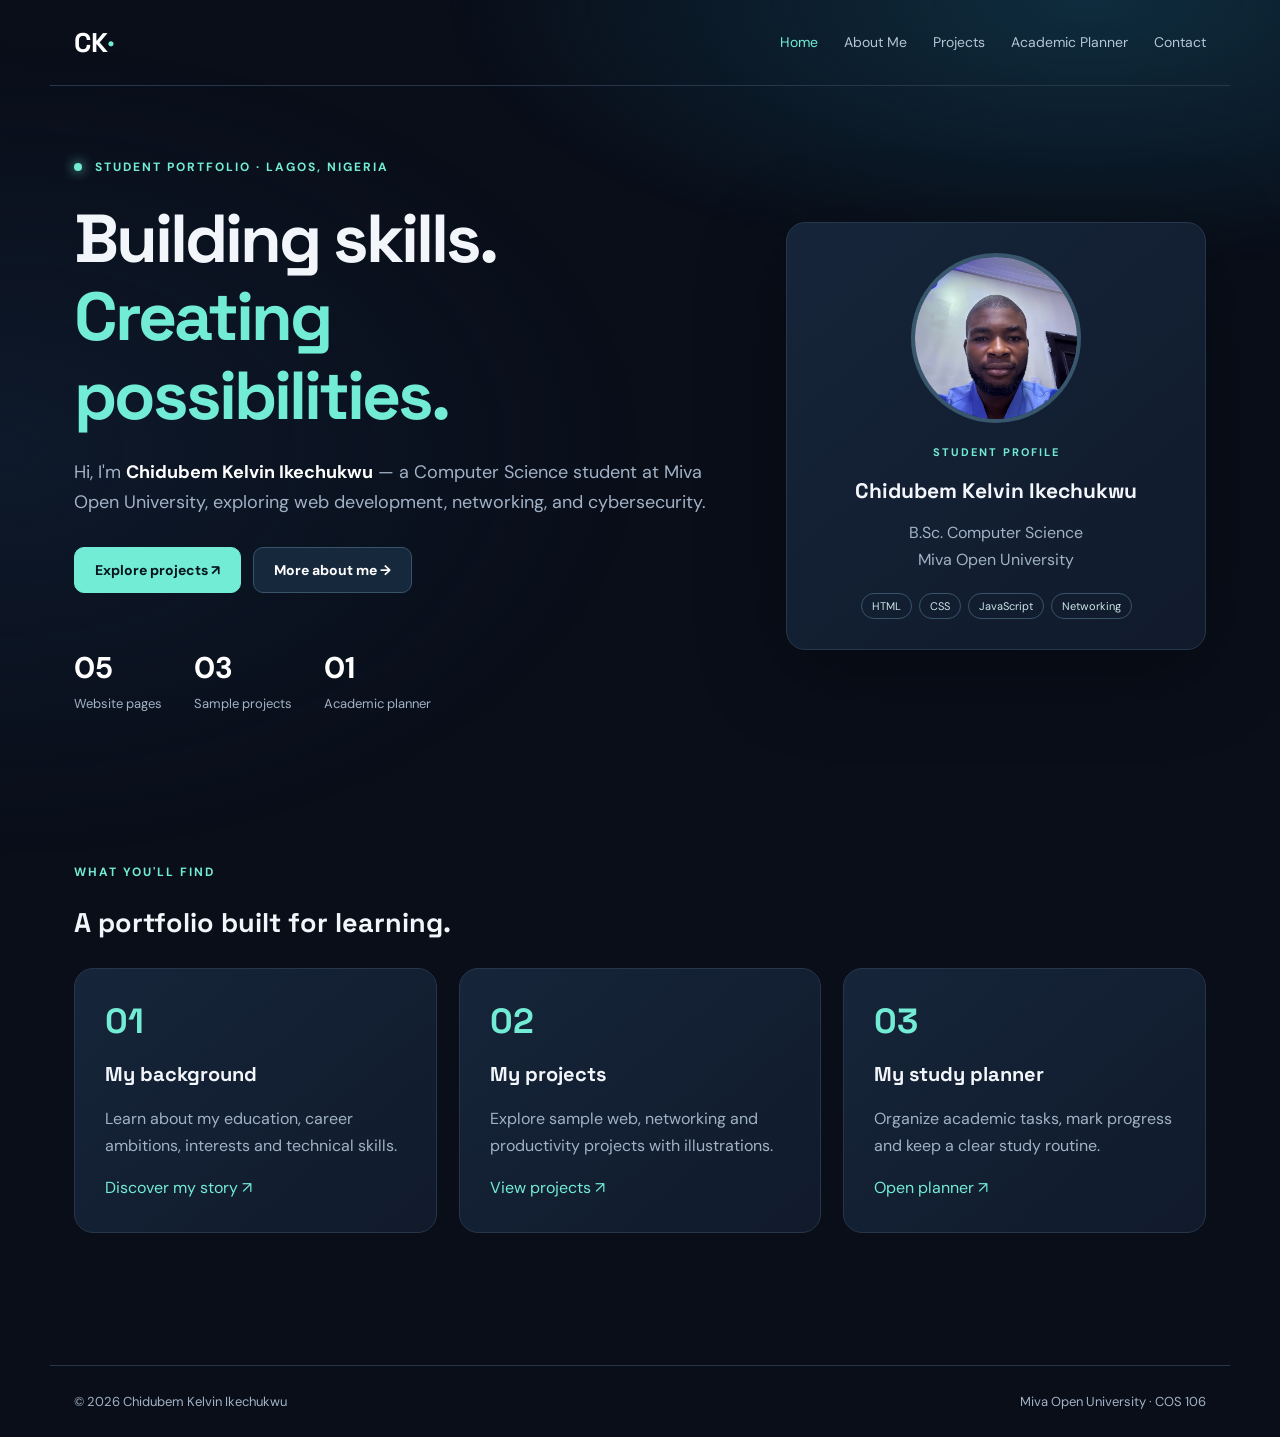
<file: index.html>
<!doctype html><html lang="en"><head><meta charset="utf-8"><meta name="viewport" content="width=device-width,initial-scale=1"><meta name="description" content="Chidubem Kelvin Ikechukwu student portfolio and academic planner"><title>Home | Chidubem Kelvin</title><link rel="stylesheet" href="styles.css" defer></head><body><div class="glow"></div><header class="site-header"><a class="logo" href="index.html">CK<span>·</span></a><button class="menu-toggle" aria-label="Toggle navigation" aria-expanded="false">☰</button><nav class="nav" aria-label="Main navigation"><a href="index.html" class="active">Home</a><a href="about.html" class="">About Me</a><a href="projects.html" class="">Projects</a><a href="planner.html" class="">Academic Planner</a><a href="contact.html" class="">Contact</a></nav></header><main><section class="hero section"><div><div class="eyebrow"><span class="dot"></span> STUDENT PORTFOLIO · LAGOS, NIGERIA</div><h1>Building skills.<br><em>Creating possibilities.</em></h1><p class="lead">Hi, I'm <strong>Chidubem Kelvin Ikechukwu</strong> — a Computer Science student at Miva Open University, exploring web development, networking, and cybersecurity.</p><div class="actions"><a class="btn primary" href="projects.html">Explore projects ↗</a><a class="btn" href="about.html">More about me →</a></div><div class="mini-stats"><div><strong>05</strong><small>Website pages</small></div><div><strong>03</strong><small>Sample projects</small></div><div><strong>01</strong><small>Academic planner</small></div></div></div><aside class="profile-card"><div class="photo-frame"><img src="assets/profile.jpg" alt="Portrait of Chidubem Kelvin Ikechukwu" onerror="this.style.display='none';this.nextElementSibling.style.display='grid'"><div class="photo-fallback" style="display:none">CK</div></div><div class="card-label">STUDENT PROFILE</div><h2>Chidubem Kelvin Ikechukwu</h2><p>B.Sc. Computer Science<br>Miva Open University</p><div class="chips"><span>HTML</span><span>CSS</span><span>JavaScript</span><span>Networking</span></div></aside></section><section class="section"><div class="section-heading"><span class="eyebrow">WHAT YOU'LL FIND</span><h2>A portfolio built for learning.</h2></div><div class="grid three"><article class="card"><div class="icon">01</div><h3>My background</h3><p>Learn about my education, career ambitions, interests and technical skills.</p><a href="about.html">Discover my story ↗</a></article><article class="card"><div class="icon">02</div><h3>My projects</h3><p>Explore sample web, networking and productivity projects with illustrations.</p><a href="projects.html">View projects ↗</a></article><article class="card"><div class="icon">03</div><h3>My study planner</h3><p>Organize academic tasks, mark progress and keep a clear study routine.</p><a href="planner.html">Open planner ↗</a></article></div></section></main><footer><span>© <span id="year"></span> Chidubem Kelvin Ikechukwu</span><span>Miva Open University · COS 106</span></footer><script src="script.js" defer></script></body></html>
</file>
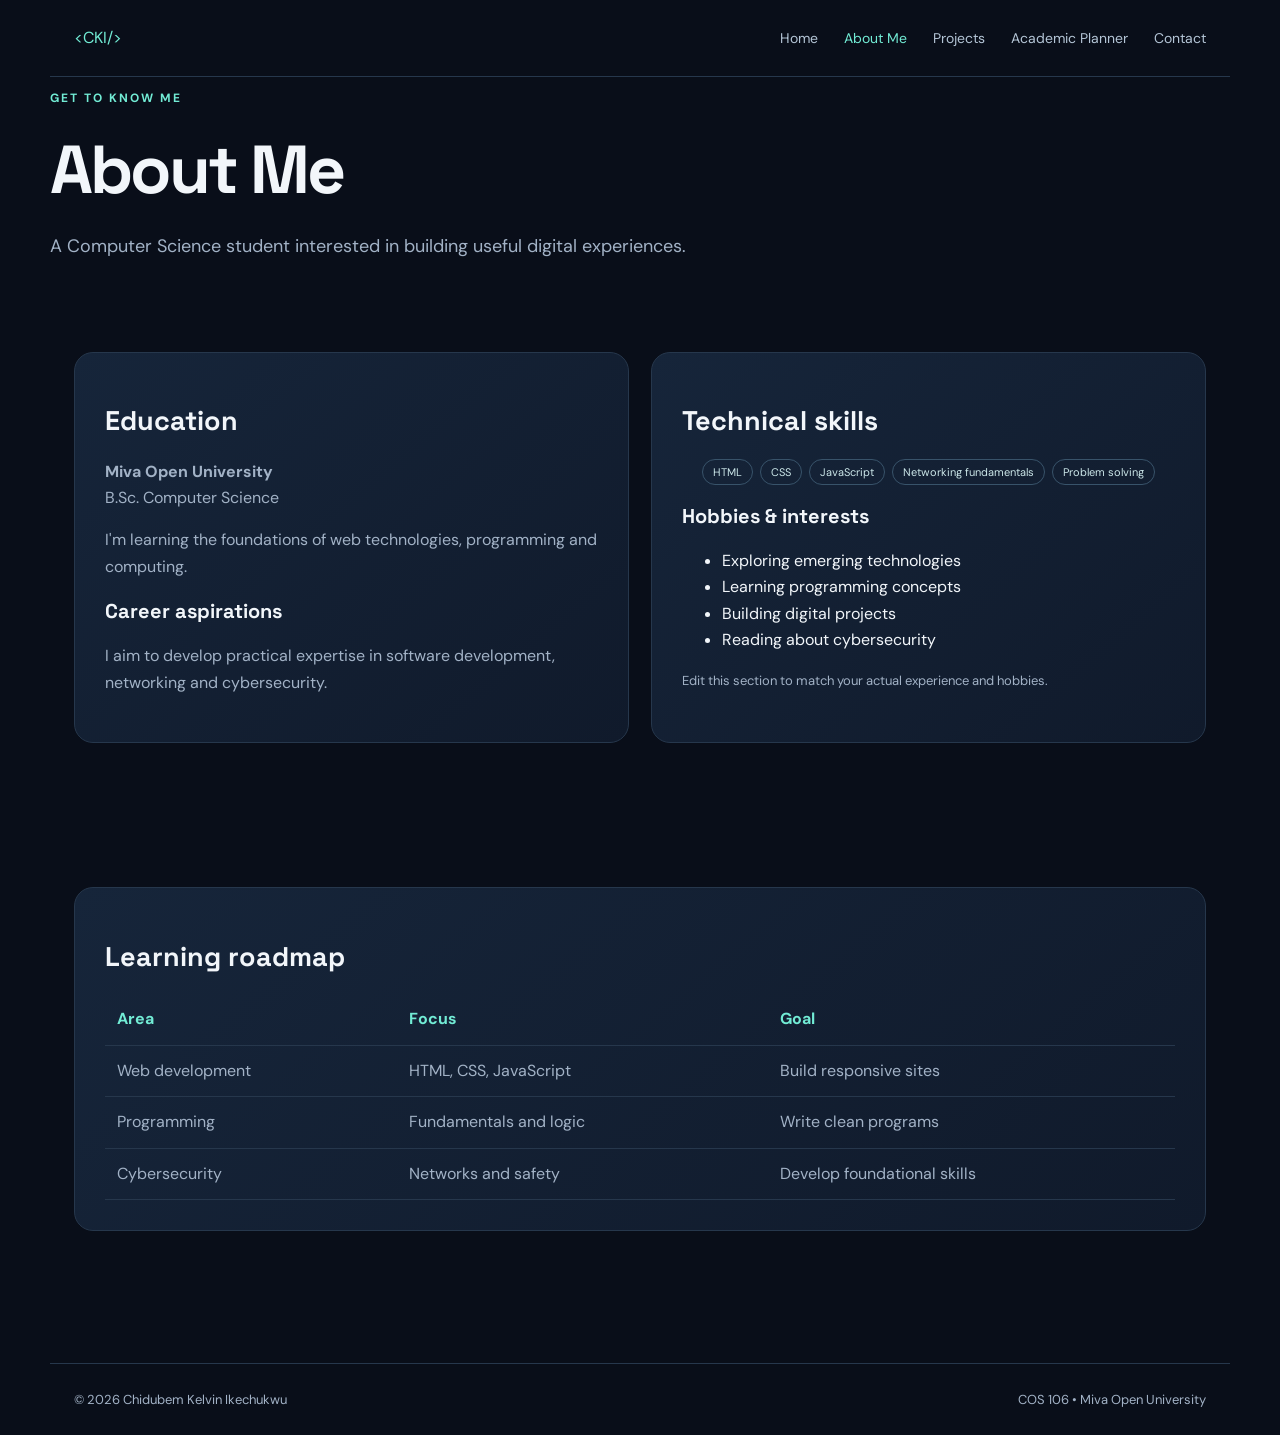
<file: about.html>
<!DOCTYPE html><html lang="en"><head><meta charset="UTF-8"><meta name="viewport" content="width=device-width,initial-scale=1"><meta name="description" content="Chidubem Kelvin Ikechukwu student portfolio"><title>About Me | Kelvin's Digital Portfolio</title><link rel="stylesheet" href="styles.css"></head><body><header class="site-header"><a class="brand" href="index.html">&lt;CKI<span>/</span>&gt;</a><button class="menu-toggle" aria-label="Toggle navigation" aria-expanded="false">☰</button><nav class="nav" aria-label="Main navigation"><a href="index.html" class="">Home</a><a href="about.html" class="active">About Me</a><a href="projects.html" class="">Projects</a><a href="planner.html" class="">Academic Planner</a><a href="contact.html" class="">Contact</a></nav></header><main><section class="page-top"><p class="eyebrow">GET TO KNOW ME</p><h1>About <span class="gradient">Me</span></h1><p class="lead">A Computer Science student interested in building useful digital experiences.</p></section><section class="section grid two"><article class="card"><h2>Education</h2><p><strong>Miva Open University</strong><br>B.Sc. Computer Science</p><p>I'm learning the foundations of web technologies, programming and computing.</p><h3>Career aspirations</h3><p>I aim to develop practical expertise in software development, networking and cybersecurity.</p></article><article class="card"><h2>Technical skills</h2><div class="chips"><span>HTML</span><span>CSS</span><span>JavaScript</span><span>Networking fundamentals</span><span>Problem solving</span></div><h3>Hobbies & interests</h3><ul><li>Exploring emerging technologies</li><li>Learning programming concepts</li><li>Building digital projects</li><li>Reading about cybersecurity</li></ul><p class="muted">Edit this section to match your actual experience and hobbies.</p></article></section><section class="section"><div class="card"><h2>Learning roadmap</h2><table><thead><tr><th>Area</th><th>Focus</th><th>Goal</th></tr></thead><tbody><tr><td>Web development</td><td>HTML, CSS, JavaScript</td><td>Build responsive sites</td></tr><tr><td>Programming</td><td>Fundamentals and logic</td><td>Write clean programs</td></tr><tr><td>Cybersecurity</td><td>Networks and safety</td><td>Develop foundational skills</td></tr></tbody></table></div></section></main><footer><span>© <span id="year"></span> Chidubem Kelvin Ikechukwu</span><span>COS 106 • Miva Open University</span></footer><script src="script.js"></script></body></html>
</file>
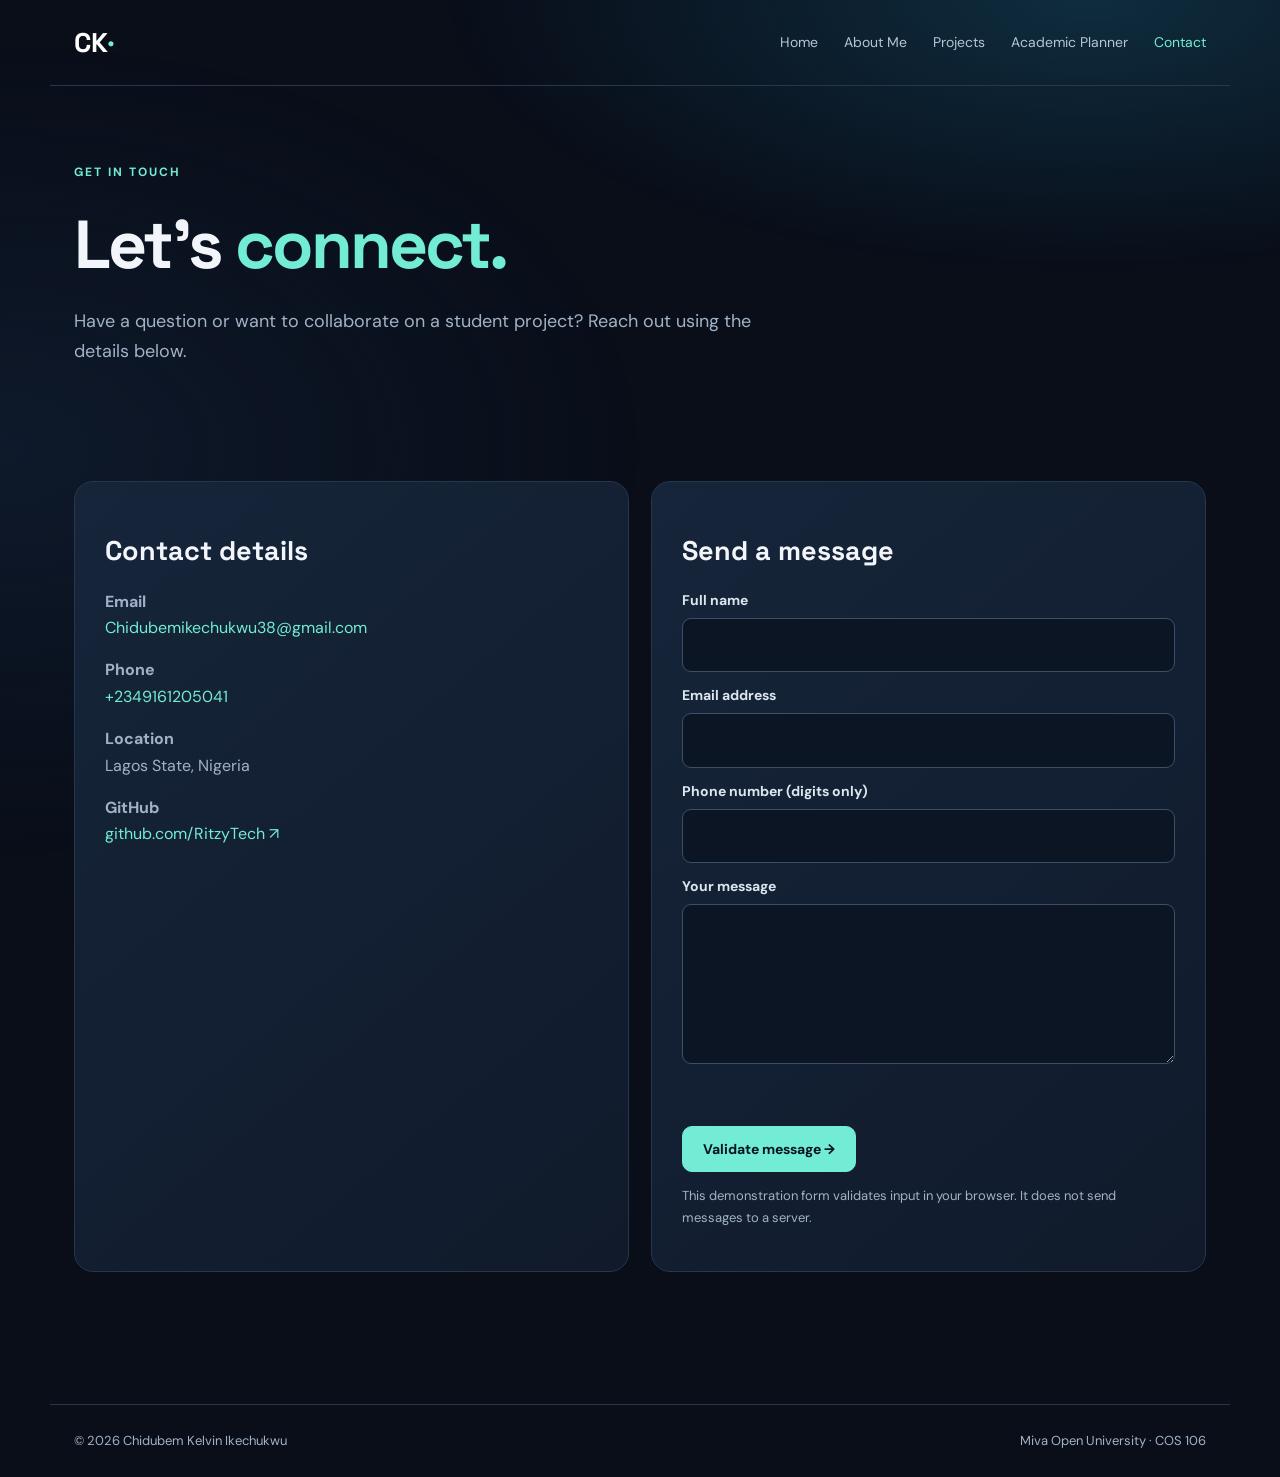
<file: contact.html>
<!doctype html><html lang="en"><head><meta charset="utf-8"><meta name="viewport" content="width=device-width,initial-scale=1"><meta name="description" content="Chidubem Kelvin Ikechukwu student portfolio and academic planner"><title>Contact | Chidubem Kelvin</title><link rel="stylesheet" href="styles.css" defer></head><body><div class="glow"></div><header class="site-header"><a class="logo" href="index.html">CK<span>·</span></a><button class="menu-toggle" aria-label="Toggle navigation" aria-expanded="false">☰</button><nav class="nav" aria-label="Main navigation"><a href="index.html" class="">Home</a><a href="about.html" class="">About Me</a><a href="projects.html" class="">Projects</a><a href="planner.html" class="">Academic Planner</a><a href="contact.html" class="active">Contact</a></nav></header><main><section class="section page-intro"><span class="eyebrow">GET IN TOUCH</span><h1>Let's <em>connect.</em></h1><p class="lead">Have a question or want to collaborate on a student project? Reach out using the details below.</p></section><section class="section grid two"><aside class="card"><h2>Contact details</h2><p><strong>Email</strong><br><a href="mailto:Chidubemikechukwu38@gmail.com">Chidubemikechukwu38@gmail.com</a></p><p><strong>Phone</strong><br><a href="tel:+2349161205041">+2349161205041</a></p><p><strong>Location</strong><br>Lagos State, Nigeria</p><p><strong>GitHub</strong><br><a href="https://github.com/RitzyTech" target="_blank" rel="noopener noreferrer">github.com/RitzyTech ↗</a></p></aside><div class="card"><h2>Send a message</h2><form id="contact-form" novalidate><label for="name">Full name</label><input id="name" name="name" autocomplete="name" required><label for="email">Email address</label><input id="email" name="email" type="email" autocomplete="email" required><label for="phone">Phone number (digits only)</label><input id="phone" name="phone" type="tel" inputmode="numeric" required><label for="message">Your message</label><textarea id="message" name="message" rows="5" required></textarea><p class="form-feedback" id="contact-feedback" role="status"></p><button class="btn primary" type="submit">Validate message →</button><p class="muted">This demonstration form validates input in your browser. It does not send messages to a server.</p></form></div></section></main><footer><span>© <span id="year"></span> Chidubem Kelvin Ikechukwu</span><span>Miva Open University · COS 106</span></footer><script src="script.js" defer></script></body></html>
</file>
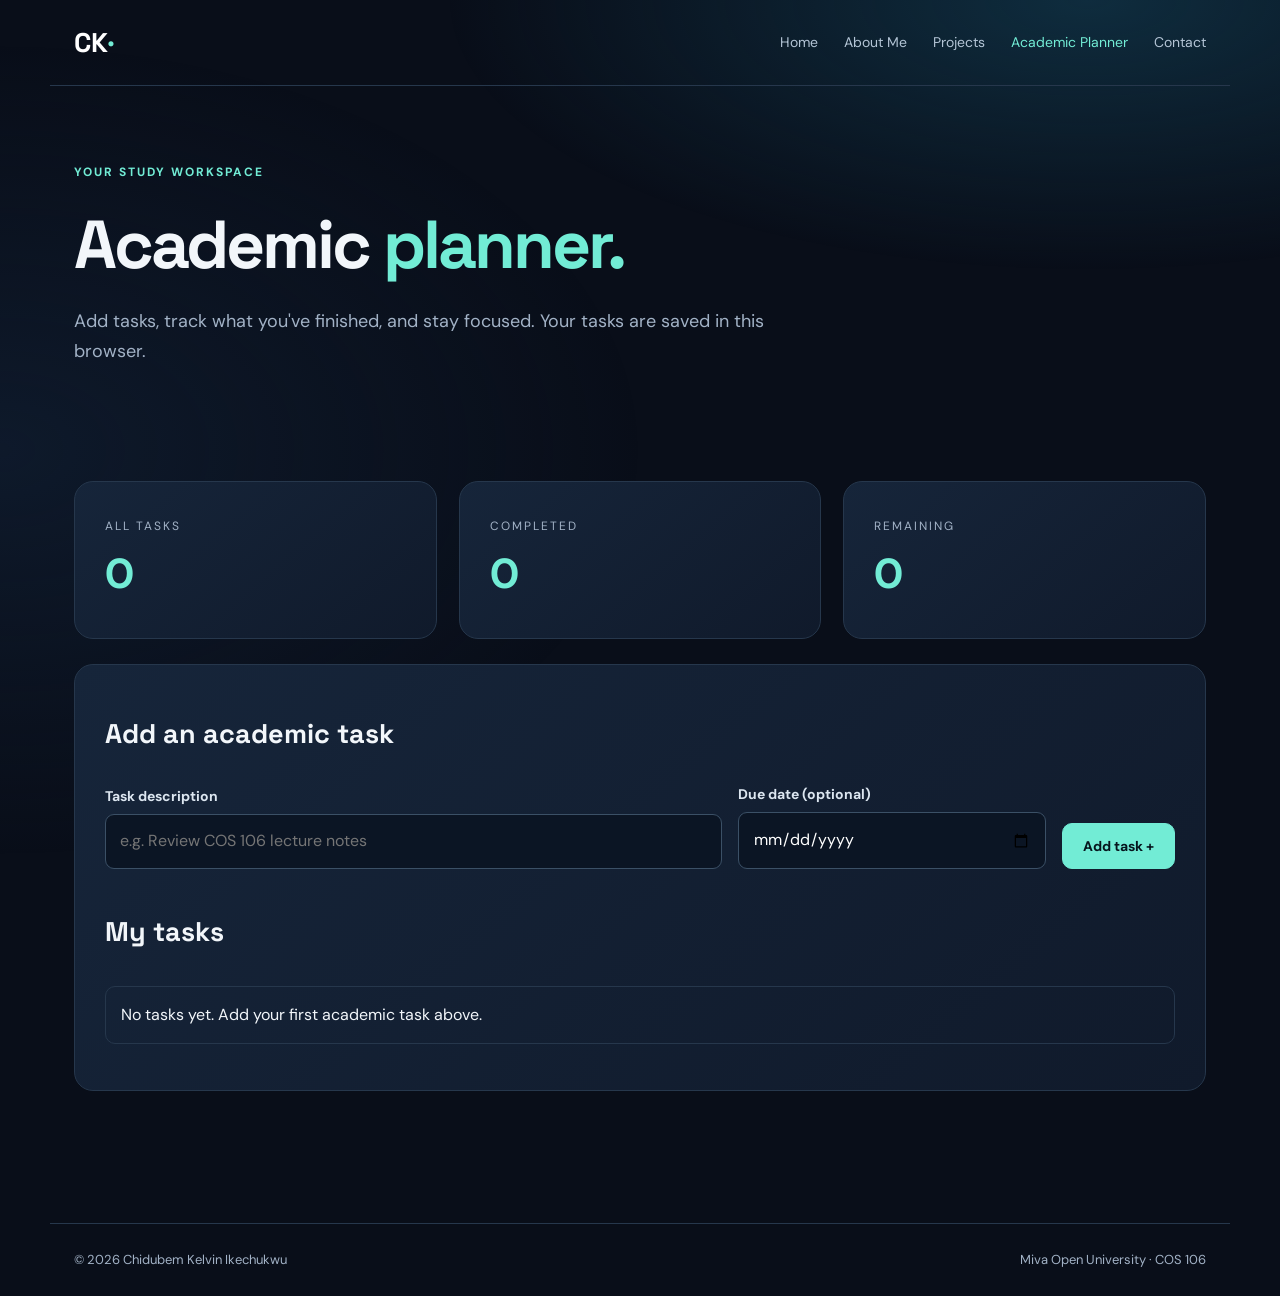
<file: planner.html>
<!doctype html><html lang="en"><head><meta charset="utf-8"><meta name="viewport" content="width=device-width,initial-scale=1"><meta name="description" content="Chidubem Kelvin Ikechukwu student portfolio and academic planner"><title>Academic Planner | Chidubem Kelvin</title><link rel="stylesheet" href="styles.css" defer></head><body><div class="glow"></div><header class="site-header"><a class="logo" href="index.html">CK<span>·</span></a><button class="menu-toggle" aria-label="Toggle navigation" aria-expanded="false">☰</button><nav class="nav" aria-label="Main navigation"><a href="index.html" class="">Home</a><a href="about.html" class="">About Me</a><a href="projects.html" class="">Projects</a><a href="planner.html" class="active">Academic Planner</a><a href="contact.html" class="">Contact</a></nav></header><main><section class="section page-intro"><span class="eyebrow">YOUR STUDY WORKSPACE</span><h1>Academic <em>planner.</em></h1><p class="lead">Add tasks, track what you've finished, and stay focused. Your tasks are saved in this browser.</p></section><section class="section"><div class="grid three stats"><article class="card"><span>ALL TASKS</span><strong id="total-count">0</strong></article><article class="card"><span>COMPLETED</span><strong id="done-count">0</strong></article><article class="card"><span>REMAINING</span><strong id="pending-count">0</strong></article></div><div class="card planner-panel"><h2>Add an academic task</h2><form id="task-form" class="task-form"><div><label for="task-input">Task description</label><input id="task-input" maxlength="140" placeholder="e.g. Review COS 106 lecture notes" required></div><div><label for="task-date">Due date (optional)</label><input id="task-date" type="date"></div><button class="btn primary" type="submit">Add task +</button></form><div class="task-toolbar"><h2>My tasks</h2><span id="task-feedback" role="status"></span></div><ul id="task-list" class="task-list"></ul></div></section></main><footer><span>© <span id="year"></span> Chidubem Kelvin Ikechukwu</span><span>Miva Open University · COS 106</span></footer><script src="script.js" defer></script></body></html>
</file>
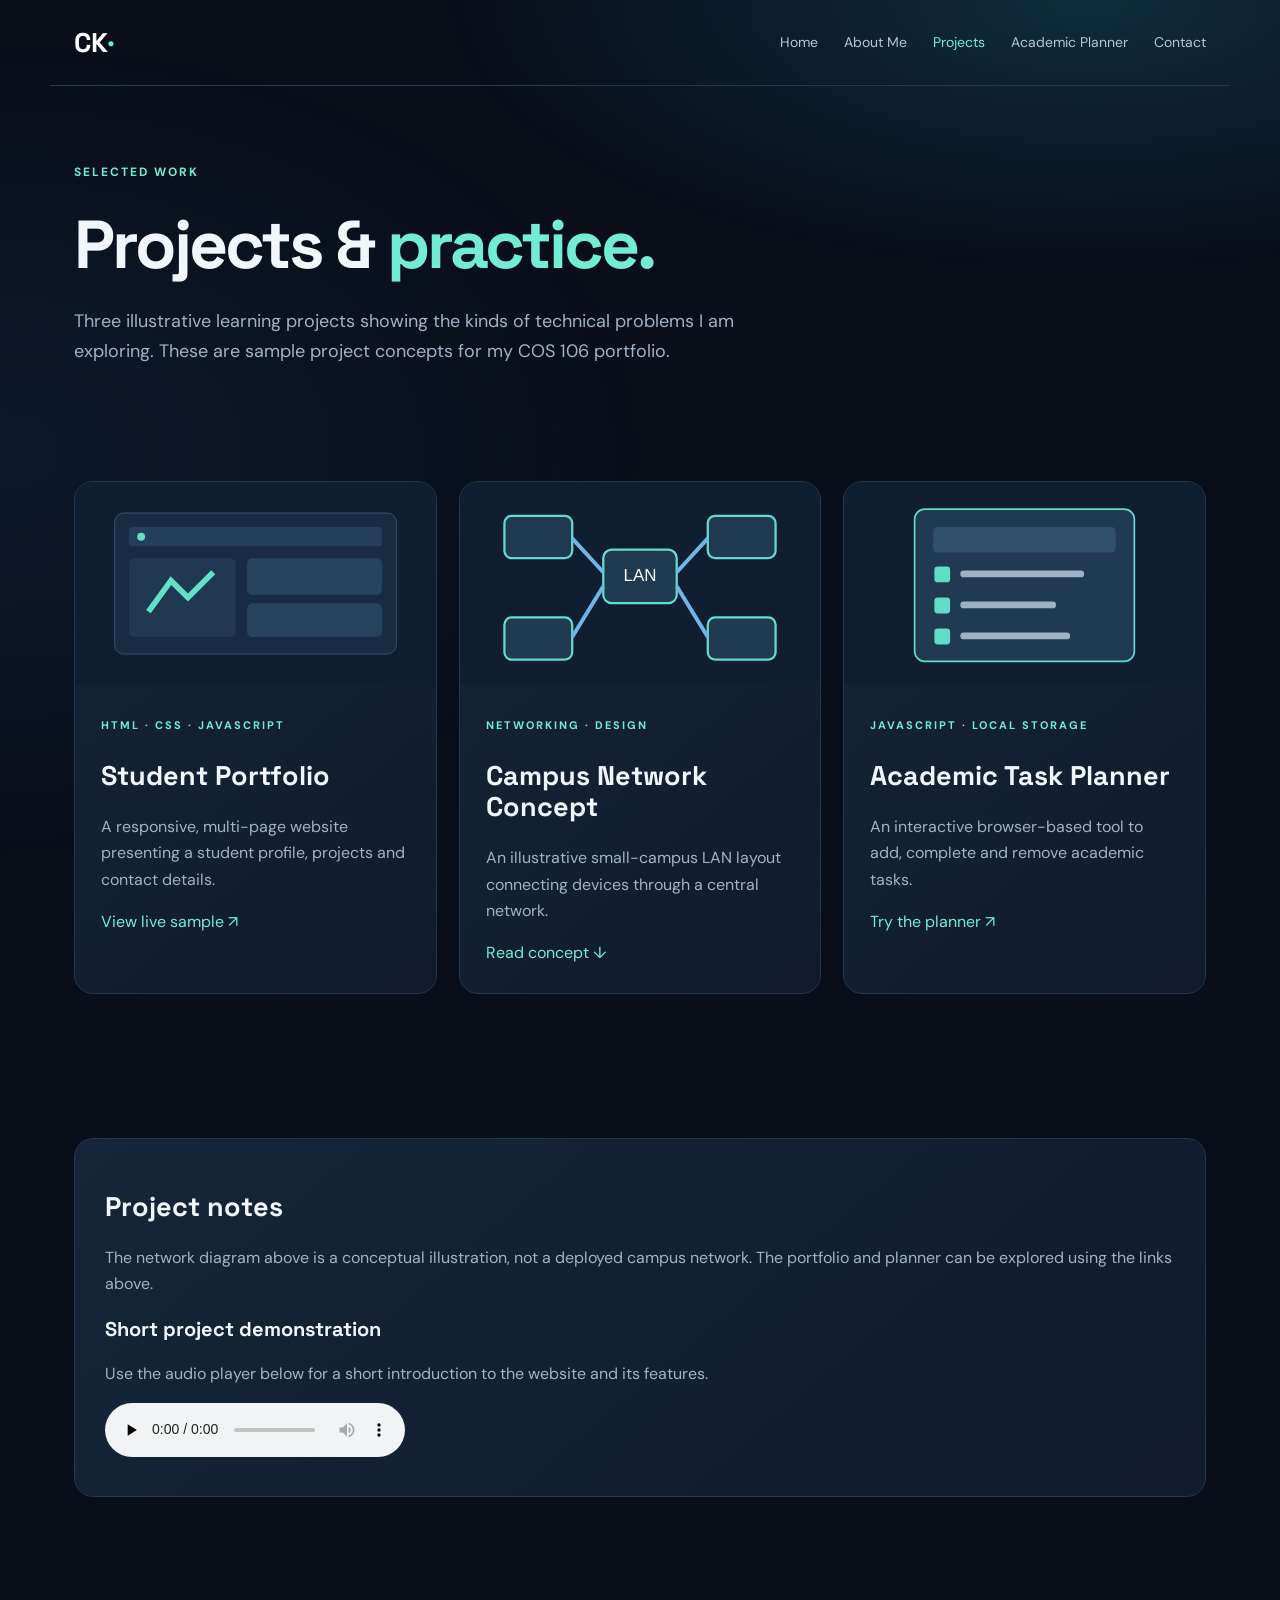
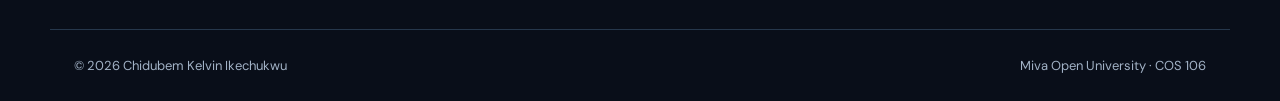
<file: projects.html>
<!doctype html><html lang="en"><head><meta charset="utf-8"><meta name="viewport" content="width=device-width,initial-scale=1"><meta name="description" content="Chidubem Kelvin Ikechukwu student portfolio and academic planner"><title>Projects | Chidubem Kelvin</title><link rel="stylesheet" href="styles.css" defer></head><body><div class="glow"></div><header class="site-header"><a class="logo" href="index.html">CK<span>·</span></a><button class="menu-toggle" aria-label="Toggle navigation" aria-expanded="false">☰</button><nav class="nav" aria-label="Main navigation"><a href="index.html" class="">Home</a><a href="about.html" class="">About Me</a><a href="projects.html" class="active">Projects</a><a href="planner.html" class="">Academic Planner</a><a href="contact.html" class="">Contact</a></nav></header><main><section class="section page-intro"><span class="eyebrow">SELECTED WORK</span><h1>Projects & <em>practice.</em></h1><p class="lead">Three illustrative learning projects showing the kinds of technical problems I am exploring. These are sample project concepts for my COS 106 portfolio.</p></section><section class="section grid three"><article class="card project"><img src="assets/portfolio.svg" alt="Illustration of a responsive website dashboard"><div class="project-content"><span class="tag">HTML · CSS · JAVASCRIPT</span><h2>Student Portfolio</h2><p>A responsive, multi-page website presenting a student profile, projects and contact details.</p><a href="index.html">View live sample ↗</a></div></article><article class="card project"><img src="assets/network.svg" alt="Illustration of a local area network diagram"><div class="project-content"><span class="tag">NETWORKING · DESIGN</span><h2>Campus Network Concept</h2><p>An illustrative small-campus LAN layout connecting devices through a central network.</p><a href="#network-details">Read concept ↓</a></div></article><article class="card project"><img src="assets/planner.svg" alt="Illustration of a checklist interface"><div class="project-content"><span class="tag">JAVASCRIPT · LOCAL STORAGE</span><h2>Academic Task Planner</h2><p>An interactive browser-based tool to add, complete and remove academic tasks.</p><a href="planner.html">Try the planner ↗</a></div></article></section><section class="section"><article class="card" id="network-details"><h2>Project notes</h2><p>The network diagram above is a conceptual illustration, not a deployed campus network. The portfolio and planner can be explored using the links above.</p><h3>Short project demonstration</h3><p>Use the audio player below for a short introduction to the website and its features.</p><audio controls preload="none" aria-label="Website project introduction"><source src="assets/intro.wav" type="audio/wav">Your browser does not support HTML audio.</audio></article></section></main><footer><span>© <span id="year"></span> Chidubem Kelvin Ikechukwu</span><span>Miva Open University · COS 106</span></footer><script src="script.js" defer></script></body></html>
</file>
<file: styles.css>
@import url('https://fonts.googleapis.com/css2?family=DM+Sans:wght@400;500;600;700&family=Space+Grotesk:wght@400;500;600;700&display=swap');:root{--bg:#090e19;--panel:#111b2c;--line:#26374c;--text:#f2f6fa;--muted:#a2b2c6;--accent:#72ecd5;--blue:#7cb5ff}*{box-sizing:border-box}html{scroll-behavior:smooth}body{margin:0;background:var(--bg);color:var(--text);font:16px/1.65 'DM Sans',sans-serif;min-height:100vh}.glow{position:fixed;z-index:-1;inset:0;background:radial-gradient(ellipse 50% 30% at 85% 0%,#123c51aa,transparent),radial-gradient(ellipse 50% 45% at 0% 50%,#13243b88,transparent);pointer-events:none}a{color:var(--accent);text-decoration:none}a:hover{text-decoration:underline}.site-header,footer{max-width:1180px;margin:auto;padding:25px 24px;display:flex;justify-content:space-between;align-items:center;gap:20px}.site-header{border-bottom:1px solid var(--line)}.logo{font:700 27px 'Space Grotesk',sans-serif;color:white}.logo span{color:var(--accent)}.nav{display:flex;gap:26px;align-items:center}.nav a{font-size:14px;color:#b4c5d6}.nav a.active,.nav a:hover{color:var(--accent)}.menu-toggle{display:none;background:none;color:white;border:1px solid var(--line);border-radius:8px;padding:7px 13px;font-size:23px}main{max-width:1180px;margin:auto}.section{padding:72px 24px}.hero{min-height:610px;display:grid;grid-template-columns:1.3fr .85fr;align-items:center;gap:70px}.eyebrow{font-size:12px;font-weight:700;letter-spacing:2px;color:var(--accent)}.dot{display:inline-block;width:8px;height:8px;background:var(--accent);border-radius:50%;margin-right:8px;box-shadow:0 0 12px var(--accent)}h1,h2,h3{font-family:'Space Grotesk',sans-serif;line-height:1.16}h1{font-size:clamp(43px,5.3vw,78px);letter-spacing:-3px;margin:22px 0}h1 em{font-style:normal;color:var(--accent)}h2{font-size:27px}h3{font-size:20px}.lead{font-size:18px;color:var(--muted);max-width:700px}.lead strong{color:white}.actions{display:flex;gap:12px;flex-wrap:wrap;margin-top:30px}.btn{display:inline-flex;align-items:center;justify-content:center;background:#16283c;border:1px solid #38536a;border-radius:10px;color:white;padding:13px 20px;font-weight:700;font:700 14px 'DM Sans',sans-serif;cursor:pointer}.btn:hover{transform:translateY(-2px);text-decoration:none}.btn.primary{background:var(--accent);color:#06151d;border-color:var(--accent)}.mini-stats{display:flex;gap:32px;margin-top:50px}.mini-stats div{display:flex;flex-direction:column}.mini-stats strong{font-size:30px;color:white}.mini-stats small,.muted{color:var(--muted);font-size:13px}.profile-card,.card{background:linear-gradient(140deg,#16253a,#101a2b);border:1px solid var(--line);border-radius:19px;padding:30px}.profile-card{text-align:center;box-shadow:0 20px 90px #0005}.photo-frame{width:170px;height:170px;border-radius:50%;margin:0 auto 20px;overflow:hidden;border:4px solid #38576d;background:#1e4056}.photo-frame img,.photo-fallback{width:100%;height:100%;object-fit:cover}.photo-fallback{place-items:center;font-size:55px;font-weight:700;color:var(--accent)}.card-label,.tag{color:var(--accent);font-size:11px;letter-spacing:2px;font-weight:700}.profile-card h2{font-size:21px}.profile-card p,.card p{color:var(--muted)}.chips{display:flex;justify-content:center;gap:7px;flex-wrap:wrap;margin-top:20px}.chips span{border:1px solid #38536a;border-radius:20px;padding:3px 10px;color:#cce7e9;font-size:11px}.section-heading{margin-bottom:30px}.grid{display:grid;gap:22px}.grid.three{grid-template-columns:repeat(3,1fr)}.grid.two{grid-template-columns:repeat(2,1fr)}.card{min-width:0}.card a{overflow-wrap:anywhere}.icon{color:var(--accent);font:700 35px 'Space Grotesk'}.page-intro{padding-bottom:25px}.page-intro h1{max-width:900px}.skill-list{padding-left:22px;color:var(--muted)}.skill-list li{margin-bottom:9px}table{width:100%;border-collapse:collapse;color:var(--muted)}td,th{text-align:left;padding:12px;border-bottom:1px solid var(--line)}th{color:var(--accent)}.project{padding:0;overflow:hidden}.project>img{display:block;width:100%;aspect-ratio:16/9;object-fit:cover}.project-content{padding:26px}.stats .card span{font-size:12px;letter-spacing:2px;color:var(--muted)}.stats .card strong{display:block;font-size:42px;color:var(--accent)}.planner-panel{margin-top:25px}.task-form{display:grid;grid-template-columns:2fr 1fr auto;gap:16px;align-items:end}label{display:block;margin:12px 0 6px;color:#dce6f0;font-size:14px;font-weight:700}input,textarea{width:100%;padding:13px 14px;border:1px solid #3b5066;border-radius:9px;background:#0b1524;color:white;font:inherit}input:focus,textarea:focus{outline:2px solid var(--accent);outline-offset:1px}.task-toolbar{display:flex;justify-content:space-between;align-items:center;gap:20px;margin-top:25px}.task-list{padding:0;list-style:none}.task-list li{display:flex;gap:12px;align-items:center;justify-content:space-between;padding:15px;border:1px solid var(--line);border-radius:10px;margin-bottom:10px}.task-title{flex:1;overflow-wrap:anywhere}.task-title.done{text-decoration:line-through;color:var(--muted)}.task-date{color:var(--muted);font-size:12px}.small-btn{background:#20354a;color:white;border:1px solid #425b72;border-radius:7px;padding:7px 11px;cursor:pointer}.small-btn.danger{color:#ffb8ba}.form-feedback{min-height:22px}footer{margin-top:60px;border-top:1px solid var(--line);color:var(--muted);font-size:13px}@media(max-width:850px){.hero{grid-template-columns:1fr;gap:30px}.grid.three{grid-template-columns:1fr 1fr}.task-form{grid-template-columns:1fr 1fr}.task-form button{grid-column:1/-1}}@media(max-width:650px){.section{padding:48px 20px}.site-header{flex-wrap:wrap;padding:18px 20px}.menu-toggle{display:block}.nav{display:none;flex-basis:100%;flex-direction:column;align-items:stretch;gap:0}.nav.open{display:flex}.nav a{padding:12px 0;border-bottom:1px solid var(--line)}.grid.three,.grid.two,.task-form{grid-template-columns:1fr}.task-form button{grid-column:auto}.hero{min-height:unset}h1{letter-spacing:-1.5px}.mini-stats{gap:17px;justify-content:space-between}.mini-stats strong{font-size:24px}.task-list li{flex-wrap:wrap}footer{flex-direction:column;align-items:flex-start}}@media(prefers-reduced-motion:no-preference){.btn,.card{transition:transform .2s ease,border-color .2s ease}.card:hover{border-color:#477c85;transform:translateY(-2px)}}
</file>
